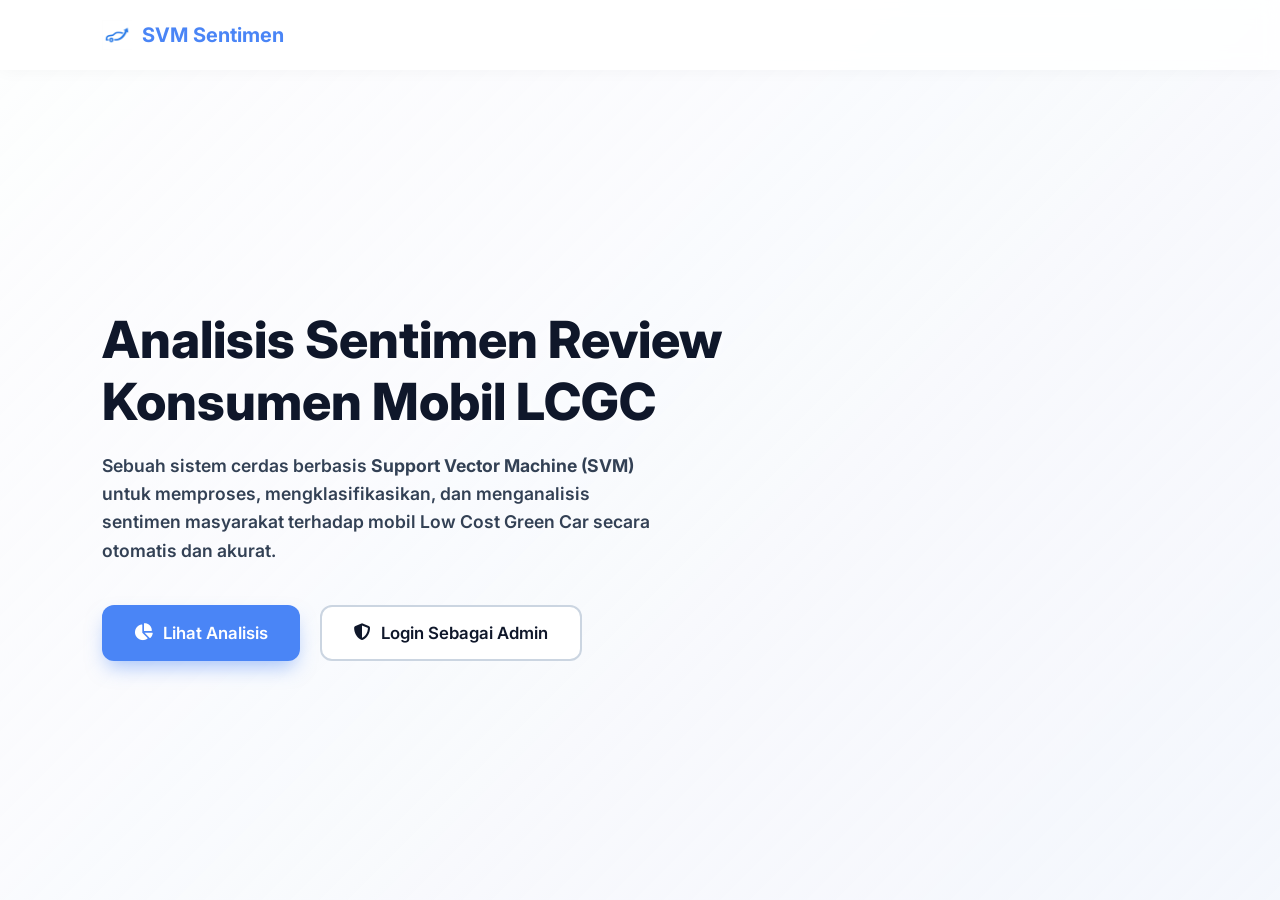
<file: index.html>
<!DOCTYPE html>
<html lang="id">

<head>
    <meta charset="UTF-8">
    <meta name="viewport" content="width=device-width, initial-scale=1.0">
    <title>Sistem Analisis Sentimen LCGC</title>
    <meta name="view-transition" content="same-origin">
    <link href="https://fonts.googleapis.com/css2?family=Inter:wght@400;500;600;700;800&display=swap" rel="stylesheet">
    <link rel="stylesheet" href="https://cdnjs.cloudflare.com/ajax/libs/font-awesome/6.4.0/css/all.min.css">

    <link rel="stylesheet" href="css/index.css">
</head>

<body>

    <video autoplay loop muted playsinline id="bgVideo" class="video-bg">
        <source src="mp_.mp4" type="video/mp4">
    </video>
    <div class="hero-overlay"></div>

    <nav>
        <a href="index.html" class="logo">
            <img src="logo.png" alt="Logo" style="width: 30px; height: 30px;"> SVM Sentimen
        </a>
    </nav>

    <div id="dynamic-content">
        <section class="hero">
            <div class="hero-text">
                <h1 class="fade-up delay-2">Analisis Sentimen Review Konsumen Mobil LCGC</h1>

                <p class="fade-up delay-3">Sebuah sistem cerdas berbasis <strong>Support Vector Machine (SVM)</strong>
                    untuk memproses, mengklasifikasikan, dan menganalisis sentimen masyarakat terhadap mobil Low Cost
                    Green Car secara otomatis dan akurat.</p>

                <div class="button-group fade-up delay-4">
                    <a href="#" onclick="masukSebagaiPengunjung()" class="btn btn-primary">
                        <i class="fa-solid fa-chart-pie"></i> Lihat Analisis
                    </a>

                    <a href="#" onclick="bukaModalLogin(event)" class="btn btn-outline">
                        <i class="fa-solid fa-shield-halved"></i> Login Sebagai Admin
                    </a>
                </div>
            </div>
        </section>
    </div>

    <div class="modal-overlay" id="loginModal">
        <div class="modal-box">
            <button class="btn-close-modal" onclick="tutupModalLogin()"><i class="fa-solid fa-xmark"></i></button>
            <i class="fa-solid fa-shield-halved login-icon"></i>
            <h2 class="login-title">Autentikasi Admin</h2>
            <p class="login-subtitle">Akses keamanan menuju sistem Analisis</p>
            <div id="error-msg" class="error-message"><i class="fa-solid fa-triangle-exclamation"></i> <span>Username
                    atau Password salah!</span></div>
            <div id="success-msg" class="success-message"><i class="fa-solid fa-circle-check"></i> Login berhasil!
                Mengalihkan...</div>
            <form id="formLogin" onsubmit="prosesLoginDatabase(event)">
                <div class="input-group">
                    <label for="username">Username</label>
                    <i class="fa-solid fa-user"></i>
                    <input type="text" id="username" placeholder="Masukkan username" required autocomplete="off">
                </div>
                <div class="input-group">
                    <label for="password">Password</label>
                    <i class="fa-solid fa-lock"></i>
                    <input type="password" id="password" placeholder="Masukkan password" required>
                </div>
                <button type="submit" id="btn-submit" class="btn-submit-login">Masuk ke Dashboard</button>
            </form>
        </div>
    </div>

    <script>
        // --- FUNGSI LOGIN & PENGUNJUNG ---
        function masukSebagaiPengunjung() {
            localStorage.removeItem('auth_token');
            localStorage.removeItem('id_admin');
            localStorage.setItem('role_akses', 'pengunjung');
            window.location.href = 'dashboard.html';
        }

        function bukaModalLogin(event) {
            event.preventDefault();
            document.getElementById('loginModal').classList.add('active');
            document.getElementById('username').focus();
        }

        function tutupModalLogin() {
            document.getElementById('loginModal').classList.remove('active');
            document.getElementById('formLogin').reset();
            document.getElementById('error-msg').style.display = 'none';
            document.getElementById('success-msg').style.display = 'none';
        }

        function prosesLoginDatabase(event) {
            event.preventDefault();

            const user = document.getElementById('username').value;
            const pass = document.getElementById('password').value;
            const btnSubmit = document.getElementById('btn-submit');
            const errorBox = document.getElementById('error-msg');
            const successBox = document.getElementById('success-msg');

            errorBox.style.display = 'none';
            successBox.style.display = 'none';

            btnSubmit.disabled = true;
            btnSubmit.innerHTML = '<i class="fa-solid fa-circle-notch fa-spin"></i> Memeriksa...';

            fetch('/cgi-bin/login.py', {
                method: 'POST',
                headers: { 'Content-Type': 'application/json' },
                body: JSON.stringify({ username: user, password: pass })
            })
                .then(response => response.json())
                .then(result => {
                    if (result.status === 'success') {
                        successBox.style.display = 'block';
                        btnSubmit.innerHTML = '<i class="fa-solid fa-check"></i> Akses Diberikan';

                        localStorage.setItem('role_akses', 'admin');
                        localStorage.setItem('id_admin', result.id_admin);
                        localStorage.setItem('auth_token', result.token);

                        setTimeout(() => {
                            window.location.href = 'dashboard.html';
                        }, 1000);
                    } else {
                        errorBox.querySelector('span').innerText = result.message;
                        errorBox.style.display = 'block';
                        document.getElementById('password').value = '';

                        btnSubmit.disabled = false;
                        btnSubmit.innerHTML = 'Masuk ke Dashboard';
                    }
                })
                .catch(error => {
                    errorBox.querySelector('span').innerText = 'Gagal terhubung ke server database.';
                    errorBox.style.display = 'block';

                    btnSubmit.disabled = false;
                    btnSubmit.innerHTML = 'Masuk ke Dashboard';
                });
        }
    </script>
</body>

</html>
</file>
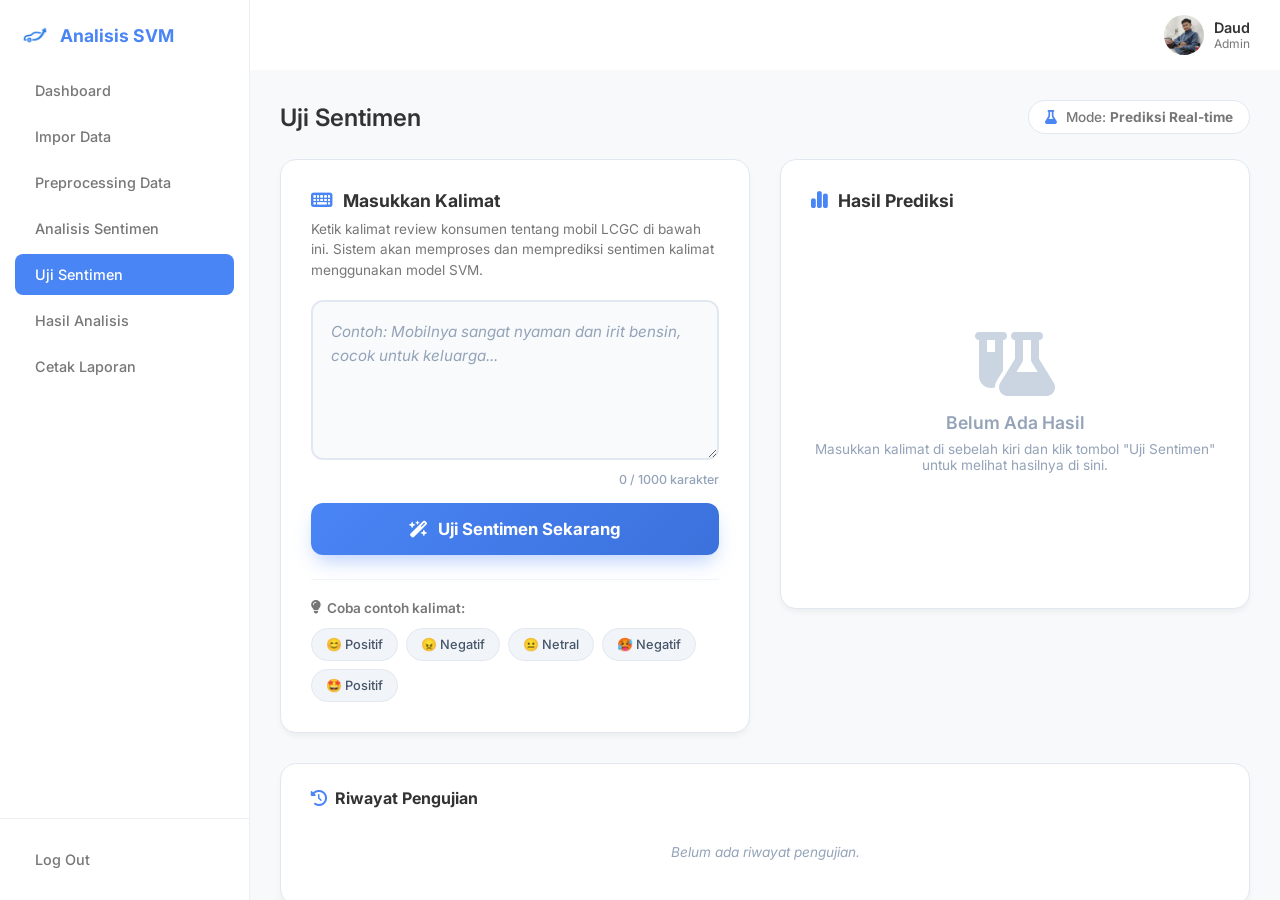
<file: uji_sentimen.html>
<!DOCTYPE html>
<html lang="id">
<head>
    <meta charset="UTF-8">
    <meta name="viewport" content="width=device-width, initial-scale=1.0">
    <title>Uji Sentimen - Analisis SVM</title>
    <link href="https://fonts.googleapis.com/css2?family=Inter:wght@400;500;600;700;800&display=swap" rel="stylesheet">
    <link rel="stylesheet" href="https://cdnjs.cloudflare.com/ajax/libs/font-awesome/6.4.0/css/all.min.css">
    
    <link rel="stylesheet" href="css/uji_sentimen.css">
</head>
<body>

    <aside class="sidebar">
        <div>
            <div class="logo-area"><img src="logo.png" alt="Logo"> Analisis SVM</div>
            <ul class="menu-top">
                <li class="menu-item"><a href="dashboard.html" class="menu-link">Dashboard</a></li>
                <li class="menu-item menu-admin"><a href="impor.html" class="menu-link">Impor Data</a></li>
                <li class="menu-item menu-admin"><a href="preprocessing.html" class="menu-link">Preprocessing Data</a></li>
                <li class="menu-item menu-admin"><a href="analisis.html" class="menu-link">Analisis Sentimen</a></li>
                <li class="menu-item"><a href="uji_sentimen.html" class="menu-link active">Uji Sentimen</a></li>
                <li class="menu-item"><a href="hasil.html" class="menu-link">Hasil Analisis</a></li>
                <li class="menu-item menu-admin"><a href="cetak_laporan.html" class="menu-link">Cetak Laporan</a></li>
            </ul>
        </div>
        <div>
            <ul class="menu-bottom">
                <li class="menu-item" id="menu-beranda-logout"><a href="index.html" class="menu-link">Kembali ke Beranda</a></li>
                
            </ul>
        </div>
    </aside>

    <main class="main-content">
        <header class="header">
            <div class="user-profile">
                <img src="profile.jpeg" id="user-avatar" alt="User Avatar">
                <div class="user-info">
                    <span class="user-name" id="user-name">Daud</span>
                    <span class="user-role" id="user-role">Admin</span>
                </div>
            </div>
        </header>

        <div class="content-area">
            
            <div class="page-header">
                <h1 class="page-title">Uji Sentimen</h1>
                <div class="page-subtitle">
                    <i class="fa-solid fa-flask" style="color: var(--primary-blue); margin-right: 5px;"></i>
                    Mode: <strong>Prediksi Real-time</strong>
                </div>
            </div>

            
            <div class="uji-layout">

                
                <div class="input-section fade-up-item delay-1">
                    <h3 class="section-title">
                        <i class="fa-solid fa-keyboard"></i> Masukkan Kalimat
                    </h3>
                    <p class="section-desc">
                        Ketik kalimat review konsumen tentang mobil LCGC di bawah ini. Sistem akan memproses dan memprediksi sentimen kalimat menggunakan model SVM.
                    </p>

                    <textarea class="input-textarea" id="input-kalimat" placeholder="Contoh: Mobilnya sangat nyaman dan irit bensin, cocok untuk keluarga..." maxlength="1000"></textarea>
                    <div class="char-count"><span id="char-count">0</span> / 1000 karakter</div>

                    <button class="btn-uji" id="btn-uji" onclick="ujikanSentimen()">
                        <i class="fa-solid fa-wand-magic-sparkles"></i> Uji Sentimen Sekarang
                    </button>

                    
                    <div class="contoh-section">
                        <div class="contoh-title">
                            <i class="fa-solid fa-lightbulb"></i> Coba contoh kalimat:
                        </div>
                        <div class="contoh-chips">
                            <div class="contoh-chip" onclick="isiContoh('Mobil ini sangat bagus dan nyaman untuk keluarga')">😊 Positif</div>
                            <div class="contoh-chip" onclick="isiContoh('Mobilnya jelek dan boros bensin, kecewa banget')">😠 Negatif</div>
                            <div class="contoh-chip" onclick="isiContoh('Mobil LCGC dijual dengan harga 150 juta pada tahun 2024')">😐 Netral</div>
                            <div class="contoh-chip" onclick="isiContoh('AC kurang dingin dan kabinnya sempit banget')">🥵 Negatif</div>
                            <div class="contoh-chip" onclick="isiContoh('Alhamdulillah irit banget bensinnya, worth it lah')">🤩 Positif</div>
                        </div>
                    </div>
                </div>

                
                <div class="result-section fade-up-item delay-2" id="result-section">
                    <h3 class="section-title" style="margin-bottom: 16px;">
                        <i class="fa-solid fa-chart-simple"></i> Hasil Prediksi
                    </h3>

                    
                    <div class="empty-state" id="empty-state">
                        <i class="fa-solid fa-flask-vial"></i>
                        <h3>Belum Ada Hasil</h3>
                        <p>Masukkan kalimat di sebelah kiri dan klik tombol "Uji Sentimen" untuk melihat hasilnya di sini.</p>
                    </div>

                    
                    <div class="result-content" id="result-content">
                        
                        
                        <div class="sentimen-badge-area" id="sentimen-badge-area">
                            <div class="sentimen-icon" id="sentimen-icon"></div>
                            <div class="sentimen-label" id="sentimen-label"></div>
                            <div class="sentimen-desc" id="sentimen-desc"></div>
                        </div>

                        
                        <div class="skor-container">
                            <div class="skor-card pos">
                                <div class="skor-value" id="skor-pos">0</div>
                                <div class="skor-label">Skor Positif</div>
                                <div class="skor-detail-list" id="detail-pos"></div>
                            </div>
                            <div class="skor-card neg">
                                <div class="skor-value" id="skor-neg">0</div>
                                <div class="skor-label">Skor Negatif</div>
                                <div class="skor-detail-list" id="detail-neg"></div>
                            </div>
                        </div>

                        
                        <div class="detail-box">
                            <div class="detail-box-title">Hasil Preprocessing</div>
                            <div class="detail-box-text" id="hasil-preprocessing">-</div>
                        </div>

                        
                        <div class="training-info" id="training-info">
                            <i class="fa-solid fa-database"></i> Model SVM dilatih dengan <strong>0</strong> data ulasan
                        </div>
                    </div>
                </div>

            </div>

            
            <div class="riwayat-section fade-up-item delay-3">
                <h3 class="riwayat-title">
                    <i class="fa-solid fa-clock-rotate-left"></i> Riwayat Pengujian
                </h3>
                <div class="riwayat-list" id="riwayat-list">
                    <div class="riwayat-empty">Belum ada riwayat pengujian.</div>
                </div>
            </div>

        </div>
    </main>

    <script>
        // --- 1. FITUR ROLE (HAK AKSES) ---
        document.addEventListener("DOMContentLoaded", function() {
            const role = localStorage.getItem('role_akses');

            if (role === 'pengunjung') {
                const menuAdmin = document.querySelectorAll('.menu-admin');
                menuAdmin.forEach(menu => {
                    menu.style.display = 'none';
                });

                document.getElementById('user-name').innerText = 'Pengunjung';
                document.getElementById('user-role').innerText = 'Guest';
                document.getElementById('user-avatar').src = 'https://ui-avatars.com/api/?name=Guest&background=f1f5f9&color=64748b';
            }

            // Pemicu animasi fade-up
            setTimeout(() => {
                const animateItems = document.querySelectorAll('.fade-up-item');
                animateItems.forEach(item => {
                    item.classList.add('animate-now');
                });
            }, 100);
        });

        // --- 2. CHARACTER COUNT ---
        const inputKalimat = document.getElementById('input-kalimat');
        inputKalimat.addEventListener('input', function() {
            document.getElementById('char-count').innerText = this.value.length;
        });

        // --- 3. ISI CONTOH KALIMAT ---
        function isiContoh(teks) {
            inputKalimat.value = teks;
            document.getElementById('char-count').innerText = teks.length;
            inputKalimat.focus();
        }

        // --- 4. RIWAYAT ---
        let riwayatPengujian = [];

        function tambahRiwayat(kalimat, sentimen) {
            riwayatPengujian.unshift({ kalimat, sentimen });
            if (riwayatPengujian.length > 10) riwayatPengujian.pop(); // Max 10 riwayat
            renderRiwayat();
        }

        function renderRiwayat() {
            const listEl = document.getElementById('riwayat-list');
            
            if (riwayatPengujian.length === 0) {
                listEl.innerHTML = '<div class="riwayat-empty">Belum ada riwayat pengujian.</div>';
                return;
            }

            listEl.innerHTML = riwayatPengujian.map(item => {
                let badgeClass = 'badge-netral';
                if (item.sentimen === 'POSITIF') badgeClass = 'badge-positif';
                else if (item.sentimen === 'NEGATIF') badgeClass = 'badge-negatif';

                return `
                    <div class="riwayat-item">
                        <span class="riwayat-text">${escapeHtml(item.kalimat)}</span>
                        <span class="riwayat-badge ${badgeClass}">${item.sentimen}</span>
                    </div>
                `;
            }).join('');
        }

        function escapeHtml(text) {
            const div = document.createElement('div');
            div.appendChild(document.createTextNode(text));
            return div.innerHTML;
        }

        // --- 5. KIRIM UJI SENTIMEN ---
        function ujikanSentimen() {
            const kalimat = inputKalimat.value.trim();
            
            if (!kalimat) {
                inputKalimat.style.borderColor = '#ef4444';
                inputKalimat.focus();
                setTimeout(() => { inputKalimat.style.borderColor = '#e2e8f0'; }, 2000);
                return;
            }

            const btn = document.getElementById('btn-uji');
            const originalHTML = btn.innerHTML;
            
            // Loading state
            btn.disabled = true;
            btn.innerHTML = '<i class="fa-solid fa-circle-notch fa-spin"></i> Menganalisis...';
            
            // Hide empty state, show loading
            document.getElementById('empty-state').style.display = 'none';
            document.getElementById('result-content').classList.remove('show');

            fetch('/cgi-bin/uji_sentimen.py', {
                method: 'POST',
                headers: { 'Content-Type': 'application/json' },
                body: JSON.stringify({ kalimat: kalimat })
            })
            .then(response => response.json())
            .then(result => {
                btn.disabled = false;
                btn.innerHTML = originalHTML;

                if (result.status === 'success') {
                    tampilkanHasil(result);
                    tambahRiwayat(result.kalimat_asli, result.sentimen);
                } else {
                    alert('Error: ' + result.message);
                    document.getElementById('empty-state').style.display = 'flex';
                }
            })
            .catch(error => {
                btn.disabled = false;
                btn.innerHTML = originalHTML;
                console.error('Error:', error);
                alert('Gagal terhubung ke server. Pastikan server CGI menyala.');
                document.getElementById('empty-state').style.display = 'flex';
            });
        }

        // --- 6. TAMPILKAN HASIL ---
        function tampilkanHasil(data) {
            const badgeArea = document.getElementById('sentimen-badge-area');
            const iconEl = document.getElementById('sentimen-icon');
            const labelEl = document.getElementById('sentimen-label');
            const descEl = document.getElementById('sentimen-desc');

            // Remove old class
            badgeArea.classList.remove('positif', 'negatif', 'netral');

            if (data.sentimen === 'POSITIF') {
                badgeArea.classList.add('positif');
                iconEl.innerHTML = '<i class="fa-regular fa-face-smile"></i>';
                labelEl.innerText = 'POSITIF';
                descEl.innerText = 'Kalimat ini terdeteksi mengandung sentimen positif.';
            } else if (data.sentimen === 'NEGATIF') {
                badgeArea.classList.add('negatif');
                iconEl.innerHTML = '<i class="fa-regular fa-face-frown"></i>';
                labelEl.innerText = 'NEGATIF';
                descEl.innerText = 'Kalimat ini terdeteksi mengandung sentimen negatif.';
            } else {
                badgeArea.classList.add('netral');
                iconEl.innerHTML = '<i class="fa-regular fa-face-meh"></i>';
                labelEl.innerText = 'NETRAL';
                descEl.innerText = 'Kalimat ini terdeteksi bersifat netral.';
            }

            // Re-trigger bounce animation
            iconEl.style.animation = 'none';
            iconEl.offsetHeight; // Force reflow
            iconEl.style.animation = '';

            // Skor Lexicon
            document.getElementById('skor-pos').innerText = data.skor_lexicon.positif;
            document.getElementById('skor-neg').innerText = data.skor_lexicon.negatif;

            // Detail tags
            const detailPosEl = document.getElementById('detail-pos');
            const detailNegEl = document.getElementById('detail-neg');
            
            detailPosEl.innerHTML = data.skor_lexicon.detail_positif.length > 0
                ? data.skor_lexicon.detail_positif.map(d => `<span class="skor-detail-tag pos">${escapeHtml(d)}</span>`).join('')
                : '<span style="font-size:0.72rem;color:#94a3b8;font-style:italic;">Tidak ada</span>';
            
            detailNegEl.innerHTML = data.skor_lexicon.detail_negatif.length > 0
                ? data.skor_lexicon.detail_negatif.map(d => `<span class="skor-detail-tag neg">${escapeHtml(d)}</span>`).join('')
                : '<span style="font-size:0.72rem;color:#94a3b8;font-style:italic;">Tidak ada</span>';

            // Hasil Preprocessing
            document.getElementById('hasil-preprocessing').innerText = data.hasil_preprocessing;

            // Training Info
            document.getElementById('training-info').innerHTML = `<i class="fa-solid fa-database"></i> Model SVM dilatih dengan <strong>${data.total_data_training.toLocaleString('id-ID')}</strong> data ulasan`;

            // Show result
            document.getElementById('result-content').classList.add('show');
        }

        // --- 7. KEYBOARD SHORTCUT ---
        inputKalimat.addEventListener('keydown', function(e) {
            if (e.ctrlKey && e.key === 'Enter') {
                ujikanSentimen();
            }
        });
    </script>


    <script>
        document.addEventListener("DOMContentLoaded", function() {
            const currentRole = localStorage.getItem('role_akses');
            const berandaLogoutItem = document.getElementById('menu-beranda-logout');
            if (berandaLogoutItem) {
                const aTag = berandaLogoutItem.querySelector('a');
                if (currentRole !== 'pengunjung') {
                    // is admin
                    if (aTag) {
                        aTag.innerText = 'Log Out';
                        aTag.href = '#';
                        aTag.onclick = function(e) {
                            e.preventDefault();
                            if (confirm("Yakin ingin log out?")) {
                                localStorage.removeItem('role_akses');
                                localStorage.removeItem('auth_token');
                                localStorage.removeItem('id_admin');
                                window.location.href = 'index.html';
                            }
                        };
                    }
                }
            }
        });
    </script>
</body>
</html>
</file>
<file: css/index.css>
:root {
            --primary-blue: #4A85F6;
            --primary-hover: #3b71db;
            --bg-color: #F8F9FB;
            --text-dark: #0f172a;
            --text-gray: #475569;
        }

        * {
            margin: 0;
            padding: 0;
            box-sizing: border-box;
            font-family: 'Inter', sans-serif;
        }

        body {
            background-color: var(--bg-color);
            color: var(--text-dark);
            min-height: 100vh;
            display: flex;
            flex-direction: column;
            overflow-x: hidden;
            
            position: relative; 
        }

        
        .fade-up {
            opacity: 0;
            transform: translateY(30px);
            animation: fadeUpAnim 0.8s ease-out forwards;
        }

        @keyframes fadeUpAnim {
            to { opacity: 1; transform: translateY(0); }
        }

        .delay-1 { animation-delay: 0.1s; }
        .delay-2 { animation-delay: 0.3s; }
        .delay-3 { animation-delay: 0.5s; }
        .delay-4 { animation-delay: 0.7s; }
        .delay-5 { animation-delay: 0.9s; }

        
        nav {
            display: flex;
            justify-content: space-between;
            align-items: center;
            padding: 20px 8%;
            background: rgba(255, 255, 255, 0.85); 
            backdrop-filter: blur(10px);
            box-shadow: 0 2px 15px rgba(0,0,0,0.03);
            position: relative;
            z-index: 10;
        }

        .logo { font-size: 1.25rem; font-weight: 700; color: var(--primary-blue); display: flex; align-items: center; gap: 10px; text-decoration: none; }
        .nav-links { display: flex; gap: 30px; align-items: center; }
        .nav-links a {
            text-decoration: none;
            color: var(--text-gray);
            font-weight: 600;
            font-size: 0.95rem;
            transition: color 0.3s;
            position: relative; 
            padding-bottom: 5px;
            cursor: pointer; 
        }

        .nav-links a:hover {
            color: var(--primary-blue);
        }

        
        .nav-links a::after {
            content: '';
            position: absolute;
            width: 0; 
            height: 2.5px;
            bottom: 0;
            left: 50%;
            background-color: var(--primary-blue);
            transition: all 0.3s ease-in-out;
            transform: translateX(-50%); 
            border-radius: 2px;
        }

        .nav-links a:hover::after,
        .nav-links a.active::after {
            width: 100%;
        }

        .nav-links a.active {
            color: var(--primary-blue);
        }

        
        
        #dynamic-content {
            flex: 1; 
            display: flex; 
            flex-direction: column;
            z-index: 2;
        }

        .hero {
            flex: 1; display: flex; align-items: center; justify-content: space-between;
            padding: 0 8%; position: relative; gap: 50px; overflow: hidden; 
        }

        
        .video-bg {
            position: fixed; 
            top: 0; 
            left: 0; 
            width: 100vw;       
            height: 100vh;
            object-fit: cover;  
            z-index: -2;
            transform: scale(1.05); 
        }

        .hero-overlay {
            position: fixed; 
            top: 0; 
            left: 0; 
            width: 100vw;       
            height: 100vh;
            background: linear-gradient(135deg, rgba(255, 255, 255, 0.75) 0%, rgba(240, 244, 255, 0.45) 100%);
            z-index: -1; 
            backdrop-filter: blur(1.5px);
        }

        .hero-text, .hero-visual { position: relative; z-index: 2; }
        .hero-text { flex: 1; max-width: 650px; }

        .badge {
            display: inline-flex; align-items: center; gap: 8px; padding: 8px 16px;
            background: rgba(239, 246, 255, 0.9); color: #2563eb; font-size: 0.85rem;
            font-weight: 600; border-radius: 30px; margin-bottom: 25px;
            border: 1px solid rgba(191, 219, 254, 0.8); box-shadow: 0 4px 6px rgba(37, 99, 235, 0.1);
        }

        .hero-text h1 {
            font-size: 3.2rem; font-weight: 800; line-height: 1.2; margin-bottom: 20px;
            color: #0f172a; text-shadow: 0px 2px 10px rgba(255, 255, 255, 0.8);
        }

        .hero-text p {
            font-size: 1.1rem; color: #334155; line-height: 1.6; margin-bottom: 40px;
            max-width: 550px; font-weight: 600; text-shadow: 0px 1px 5px rgba(255, 255, 255, 0.8);
        }

        
        .button-group { display: flex; gap: 20px; flex-wrap: wrap; }
        .btn {
            padding: 16px 32px; border-radius: 12px; font-size: 1.05rem; font-weight: 600;
            text-decoration: none; display: inline-flex; align-items: center; justify-content: center;
            gap: 10px; cursor: pointer; transition: all 0.3s ease;
        }
        .btn-primary { background-color: var(--primary-blue); color: #FFFFFF; border: none; box-shadow: 0 10px 20px -5px rgba(74, 133, 246, 0.5); }
        .btn-primary:hover { background-color: var(--primary-hover); transform: translateY(-3px); box-shadow: 0 15px 25px -5px rgba(74, 133, 246, 0.6); }
        
        .btn-outline { background-color: rgba(255, 255, 255, 0.9); color: var(--text-dark); border: 2px solid #cbd5e1; backdrop-filter: blur(5px); }
        .btn-outline:hover { background-color: #FFFFFF; border-color: var(--primary-blue); color: var(--primary-blue); transform: translateY(-3px); box-shadow: 0 10px 20px -5px rgba(0,0,0,0.08); }


        
        
        
        .modal-overlay {
            position: fixed; top: 0; left: 0; width: 100%; height: 100%;
            background: rgba(15, 23, 42, 0.6); backdrop-filter: blur(8px);
            display: flex; justify-content: center; align-items: center;
            z-index: 9999; opacity: 0; visibility: hidden; transition: all 0.3s ease;
        }
        .modal-overlay.active { opacity: 1; visibility: visible; }
        
        .modal-box {
            background: #FFFFFF; width: 100%; max-width: 400px; padding: 40px; border-radius: 24px;
            box-shadow: 0 20px 40px rgba(0,0,0,0.2); text-align: center; position: relative;
            transform: translateY(-30px) scale(0.95); transition: all 0.3s cubic-bezier(0.175, 0.885, 0.32, 1.275);
        }
        .modal-overlay.active .modal-box { transform: translateY(0) scale(1); }

        .btn-close-modal {
            position: absolute; top: 20px; right: 20px; background: none; border: none;
            font-size: 1.5rem; color: #94a3b8; cursor: pointer; transition: color 0.2s;
        }
        .btn-close-modal:hover { color: #ef4444; }

        .login-icon { font-size: 3.5rem; color: var(--primary-blue); margin-bottom: 15px; }
        .login-title { font-size: 1.5rem; font-weight: 800; margin-bottom: 5px; color: #1e293b; }
        .login-subtitle { font-size: 0.9rem; color: var(--text-gray); margin-bottom: 30px; font-weight: 500;}

        .input-group { text-align: left; margin-bottom: 20px; position: relative; }
        .input-group label { display: block; font-size: 0.85rem; font-weight: 600; margin-bottom: 8px; color: #334155; }
        .input-group i { position: absolute; bottom: 14px; left: 15px; color: #94a3b8; transition: color 0.3s;}
        .input-group input {
            width: 100%; padding: 12px 15px 12px 40px; border: 2px solid #e2e8f0; border-radius: 12px;
            font-size: 0.95rem; outline: none; transition: all 0.3s; color: var(--text-dark); background: #f8fafc;
        }
        .input-group input:focus { border-color: var(--primary-blue); background: #ffffff; box-shadow: 0 4px 12px rgba(74, 133, 246, 0.1); }
        .input-group input:focus + i, .input-group input:focus ~ i { color: var(--primary-blue); }

        .error-message { color: #ef4444; background: #fef2f2; padding: 10px; border-radius: 8px; font-size: 0.85rem; font-weight: 600; margin-bottom: 20px; display: none; border: 1px solid #fecaca; }
        .success-message { color: #166534; background: #dcfce7; padding: 10px; border-radius: 8px; font-size: 0.85rem; font-weight: 600; margin-bottom: 20px; display: none; border: 1px solid #bbf7d0; }

        .btn-submit-login {
            width: 100%; padding: 14px; background-color: var(--primary-blue); color: white; border: none;
            border-radius: 12px; font-size: 1.05rem; font-weight: 600; cursor: pointer; transition: all 0.3s;
            box-shadow: 0 10px 20px -5px rgba(74, 133, 246, 0.4); display: flex; justify-content: center; align-items: center; gap: 8px;
        }
        .btn-submit-login:hover { background-color: var(--primary-hover); transform: translateY(-2px); box-shadow: 0 15px 25px -5px rgba(74, 133, 246, 0.5); }
        .btn-submit-login:disabled { background-color: #94a3b8; cursor: not-allowed; transform: none; box-shadow: none; }

        @media (max-width: 968px) {
            .hero { flex-direction: column; text-align: center; padding-top: 50px; padding-bottom: 50px; gap: 40px; }
            .hero-text { align-items: center; display: flex; flex-direction: column; }
            .hero-text h1 { font-size: 2.5rem; }
            .button-group { justify-content: center; }
        }
</file>
<file: css/uji_sentimen.css>
:root {
            --primary-blue: #4A85F6;
            --bg-color: #F8F9FB;
            --text-dark: #333333;
            --text-gray: #777777;
            --sidebar-width: 250px;
            --border-color: #EEEEEE;

            --text-positif: #3b82f6; 
            --text-negatif: #ef4444; 
            --text-netral: #f97316;
        }

        * { margin: 0; padding: 0; box-sizing: border-box; font-family: 'Inter', sans-serif; }
        body { background-color: var(--bg-color); color: var(--text-dark); display: flex; height: 100vh; overflow: hidden; }

        
        
        
        .fade-up-item {
            opacity: 0;
            transform: translateY(35px);
        }
        
        .fade-up-item.animate-now {
            animation: fadeUpContent 0.5s ease-out forwards;
        }

        @keyframes fadeUpContent {
            to { opacity: 1; transform: translateY(0); }
        }

        .delay-1 { animation-delay: 0.10s; }
        .delay-2 { animation-delay: 0.25s; }
        .delay-3 { animation-delay: 0.40s; }

        
        .sidebar { width: var(--sidebar-width); background-color: #FFFFFF; border-right: 1px solid #EEEEEE; display: flex; flex-direction: column; justify-content: space-between; z-index: 20;}
        .logo-area { padding: 20px; display: flex; align-items: center; gap: 10px; font-weight: 700; font-size: 1.1rem; color: var(--primary-blue); }
        .logo-area img { width: 30px; height: 30px; }
        .menu-top, .menu-bottom { list-style: none; padding: 0 15px; }
        .menu-bottom { margin-bottom: 20px; border-top: 1px solid #EEEEEE; padding-top: 20px; }
        .menu-item { margin-bottom: 5px; }
        .menu-link { display: block; padding: 12px 20px; text-decoration: none; color: var(--text-gray); font-weight: 500; font-size: 0.9rem; border-radius: 8px; transition: all 0.3s ease; cursor: pointer; }
        .menu-link:hover { background-color: #F0F4FF; color: var(--primary-blue); transform: translateX(5px); }
        .menu-link.active { background-color: var(--primary-blue); color: #FFFFFF; transform: none;}

        
        .main-content { flex: 1; display: flex; flex-direction: column; overflow-y: auto; overflow-x: hidden; }
        .header { display: flex; justify-content: flex-end; padding: 15px 30px; background-color: #FFFFFF; }
        .user-profile { display: flex; align-items: center; gap: 10px; cursor: pointer; }
        .user-profile img { width: 40px; height: 40px; border-radius: 50%; object-fit: cover; }
        .user-info { display: flex; flex-direction: column; }
        .user-name { font-size: 0.9rem; font-weight: 600; }
        .user-role { font-size: 0.75rem; color: var(--text-gray); }

        .content-area { padding: 30px; }
        .page-header { display: flex; justify-content: space-between; align-items: center; margin-bottom: 25px; }
        .page-title { font-size: 1.5rem; font-weight: 600; color: var(--text-dark); }
        .page-subtitle { font-size: 0.85rem; color: var(--text-gray); font-weight: 500; background: #fff; padding: 8px 16px; border-radius: 20px; border: 1px solid #e2e8f0; }

        
        .uji-layout { display: grid; grid-template-columns: 1fr 1fr; gap: 30px; align-items: start; }

        
        .input-section {
            background: #FFFFFF;
            border-radius: 16px;
            padding: 30px;
            box-shadow: 0 4px 6px -1px rgba(0, 0, 0, 0.05);
            border: 1px solid #e2e8f0;
        }

        .section-title {
            font-size: 1.1rem;
            font-weight: 700;
            color: var(--text-dark);
            margin-bottom: 8px;
            display: flex;
            align-items: center;
            gap: 10px;
        }

        .section-title i {
            color: var(--primary-blue);
            font-size: 1.2rem;
        }

        .section-desc {
            font-size: 0.85rem;
            color: var(--text-gray);
            margin-bottom: 20px;
            line-height: 1.5;
        }

        .input-textarea {
            width: 100%;
            min-height: 160px;
            padding: 18px;
            border: 2px solid #e2e8f0;
            border-radius: 12px;
            font-size: 0.95rem;
            font-family: 'Inter', sans-serif;
            color: var(--text-dark);
            background: #f8fafc;
            resize: vertical;
            outline: none;
            transition: all 0.3s ease;
            line-height: 1.6;
        }

        .input-textarea:focus {
            border-color: var(--primary-blue);
            background: #ffffff;
            box-shadow: 0 4px 12px rgba(74, 133, 246, 0.1);
        }

        .input-textarea::placeholder {
            color: #94a3b8;
            font-style: italic;
        }

        .char-count {
            text-align: right;
            font-size: 0.78rem;
            color: #94a3b8;
            margin-top: 8px;
            font-weight: 500;
        }

        .btn-uji {
            width: 100%;
            padding: 16px 24px;
            background: linear-gradient(135deg, #4A85F6, #3b71db);
            color: #FFFFFF;
            border: none;
            border-radius: 12px;
            font-size: 1.05rem;
            font-weight: 700;
            cursor: pointer;
            transition: all 0.3s ease;
            display: flex;
            justify-content: center;
            align-items: center;
            gap: 10px;
            margin-top: 16px;
            box-shadow: 0 10px 20px -5px rgba(74, 133, 246, 0.4);
        }

        .btn-uji:hover {
            transform: translateY(-2px);
            box-shadow: 0 15px 25px -5px rgba(74, 133, 246, 0.5);
        }

        .btn-uji:disabled {
            background: #94a3b8;
            cursor: not-allowed;
            transform: none;
            box-shadow: none;
        }

        .btn-uji:active {
            transform: translateY(0);
        }

        
        .contoh-section {
            margin-top: 24px;
            padding-top: 20px;
            border-top: 1px solid #f1f5f9;
        }

        .contoh-title {
            font-size: 0.85rem;
            font-weight: 600;
            color: var(--text-gray);
            margin-bottom: 12px;
            display: flex;
            align-items: center;
            gap: 6px;
        }

        .contoh-chips {
            display: flex;
            flex-wrap: wrap;
            gap: 8px;
        }

        .contoh-chip {
            padding: 8px 14px;
            background: #f1f5f9;
            border: 1px solid #e2e8f0;
            border-radius: 20px;
            font-size: 0.8rem;
            color: #475569;
            cursor: pointer;
            transition: all 0.2s ease;
            font-weight: 500;
        }

        .contoh-chip:hover {
            background: #e0f2fe;
            border-color: #93c5fd;
            color: #1d4ed8;
            transform: translateY(-1px);
        }

        
        .result-section {
            background: #FFFFFF;
            border-radius: 16px;
            padding: 30px;
            box-shadow: 0 4px 6px -1px rgba(0, 0, 0, 0.05);
            border: 1px solid #e2e8f0;
            min-height: 450px;
            display: flex;
            flex-direction: column;
        }

        
        .empty-state {
            flex: 1;
            display: flex;
            flex-direction: column;
            justify-content: center;
            align-items: center;
            text-align: center;
            color: #cbd5e1;
        }

        .empty-state i {
            font-size: 4rem;
            margin-bottom: 16px;
        }

        .empty-state h3 {
            font-size: 1.1rem;
            font-weight: 600;
            margin-bottom: 8px;
            color: #94a3b8;
        }

        .empty-state p {
            font-size: 0.85rem;
            color: #94a3b8;
        }

        
        .result-content {
            display: none;
            flex-direction: column;
            gap: 20px;
        }

        .result-content.show {
            display: flex;
        }

        
        .sentimen-badge-area {
            text-align: center;
            padding: 24px;
            border-radius: 16px;
            position: relative;
            overflow: hidden;
        }

        .sentimen-badge-area.positif {
            background: linear-gradient(135deg, #eff6ff, #dbeafe);
            border: 2px solid #93c5fd;
        }
        .sentimen-badge-area.negatif {
            background: linear-gradient(135deg, #fef2f2, #fee2e2);
            border: 2px solid #fca5a5;
        }
        .sentimen-badge-area.netral {
            background: linear-gradient(135deg, #fffbeb, #ffedd5);
            border: 2px solid #fdba74;
        }

        .sentimen-icon {
            font-size: 3rem;
            margin-bottom: 10px;
            display: inline-block;
            animation: bounceIn 0.6s ease-out;
        }

        @keyframes bounceIn {
            0% { transform: scale(0); opacity: 0; }
            50% { transform: scale(1.2); }
            100% { transform: scale(1); opacity: 1; }
        }

        .sentimen-label {
            font-size: 1.8rem;
            font-weight: 800;
            letter-spacing: 2px;
        }

        .sentimen-badge-area.positif .sentimen-label { color: var(--text-positif); }
        .sentimen-badge-area.positif .sentimen-icon { color: var(--text-positif); }
        .sentimen-badge-area.negatif .sentimen-label { color: var(--text-negatif); }
        .sentimen-badge-area.negatif .sentimen-icon { color: var(--text-negatif); }
        .sentimen-badge-area.netral .sentimen-label { color: var(--text-netral); }
        .sentimen-badge-area.netral .sentimen-icon { color: var(--text-netral); }

        .sentimen-desc {
            font-size: 0.85rem;
            color: #64748b;
            margin-top: 6px;
            font-weight: 500;
        }

        
        .detail-box {
            background: #f8fafc;
            border-radius: 12px;
            padding: 18px;
            border: 1px solid #e2e8f0;
        }

        .detail-box-title {
            font-size: 0.8rem;
            font-weight: 700;
            color: #64748b;
            text-transform: uppercase;
            letter-spacing: 0.5px;
            margin-bottom: 8px;
        }

        .detail-box-text {
            font-size: 0.9rem;
            color: var(--text-dark);
            line-height: 1.6;
            word-break: break-word;
        }

        
        .skor-container {
            display: grid;
            grid-template-columns: 1fr 1fr;
            gap: 12px;
        }

        .skor-card {
            padding: 16px;
            border-radius: 12px;
            text-align: center;
        }

        .skor-card.pos {
            background: #eff6ff;
            border: 1px solid #bfdbfe;
        }
        .skor-card.neg {
            background: #fef2f2;
            border: 1px solid #fecaca;
        }

        .skor-value {
            font-size: 2rem;
            font-weight: 800;
        }
        .skor-card.pos .skor-value { color: var(--text-positif); }
        .skor-card.neg .skor-value { color: var(--text-negatif); }

        .skor-label {
            font-size: 0.78rem;
            font-weight: 600;
            color: #64748b;
            margin-top: 4px;
        }

        .skor-detail-list {
            margin-top: 8px;
            display: flex;
            flex-wrap: wrap;
            gap: 4px;
            justify-content: center;
        }

        .skor-detail-tag {
            font-size: 0.7rem;
            padding: 3px 8px;
            border-radius: 10px;
            font-weight: 600;
        }

        .skor-detail-tag.pos {
            background: #dbeafe;
            color: #1d4ed8;
        }

        .skor-detail-tag.neg {
            background: #fee2e2;
            color: #b91c1c;
        }

        .training-info {
            text-align: center;
            font-size: 0.78rem;
            color: #94a3b8;
            padding: 10px;
            background: #f1f5f9;
            border-radius: 8px;
            font-weight: 500;
        }

        .training-info i {
            color: var(--primary-blue);
            margin-right: 4px;
        }

        
        .riwayat-section {
            background: #FFFFFF;
            border-radius: 16px;
            padding: 24px 30px;
            box-shadow: 0 4px 6px -1px rgba(0, 0, 0, 0.05);
            border: 1px solid #e2e8f0;
            margin-top: 30px;
        }

        .riwayat-title {
            font-size: 1rem;
            font-weight: 700;
            color: var(--text-dark);
            margin-bottom: 16px;
            display: flex;
            align-items: center;
            gap: 8px;
        }

        .riwayat-title i {
            color: var(--primary-blue);
        }

        .riwayat-list {
            display: flex;
            flex-direction: column;
            gap: 10px;
        }

        .riwayat-item {
            display: flex;
            justify-content: space-between;
            align-items: center;
            padding: 14px 18px;
            background: #f8fafc;
            border-radius: 10px;
            border: 1px solid #e2e8f0;
            transition: all 0.2s ease;
        }

        .riwayat-item:hover {
            background: #f1f5f9;
            transform: translateX(3px);
        }

        .riwayat-text {
            font-size: 0.88rem;
            color: var(--text-dark);
            font-weight: 500;
            flex: 1;
            margin-right: 12px;
            white-space: nowrap;
            overflow: hidden;
            text-overflow: ellipsis;
        }

        .riwayat-badge {
            padding: 5px 14px;
            border-radius: 20px;
            font-size: 0.75rem;
            font-weight: 700;
            letter-spacing: 0.5px;
            flex-shrink: 0;
        }

        .badge-positif { background: #dbeafe; color: #1d4ed8; }
        .badge-negatif { background: #fee2e2; color: #b91c1c; }
        .badge-netral { background: #ffedd5; color: #c2410c; }

        .riwayat-empty {
            text-align: center;
            padding: 20px;
            color: #94a3b8;
            font-size: 0.85rem;
            font-style: italic;
        }

        
        @keyframes pulse {
            0%, 100% { opacity: 1; }
            50% { opacity: 0.5; }
        }

        .loading-pulse {
            animation: pulse 1.5s ease-in-out infinite;
        }
</file>
